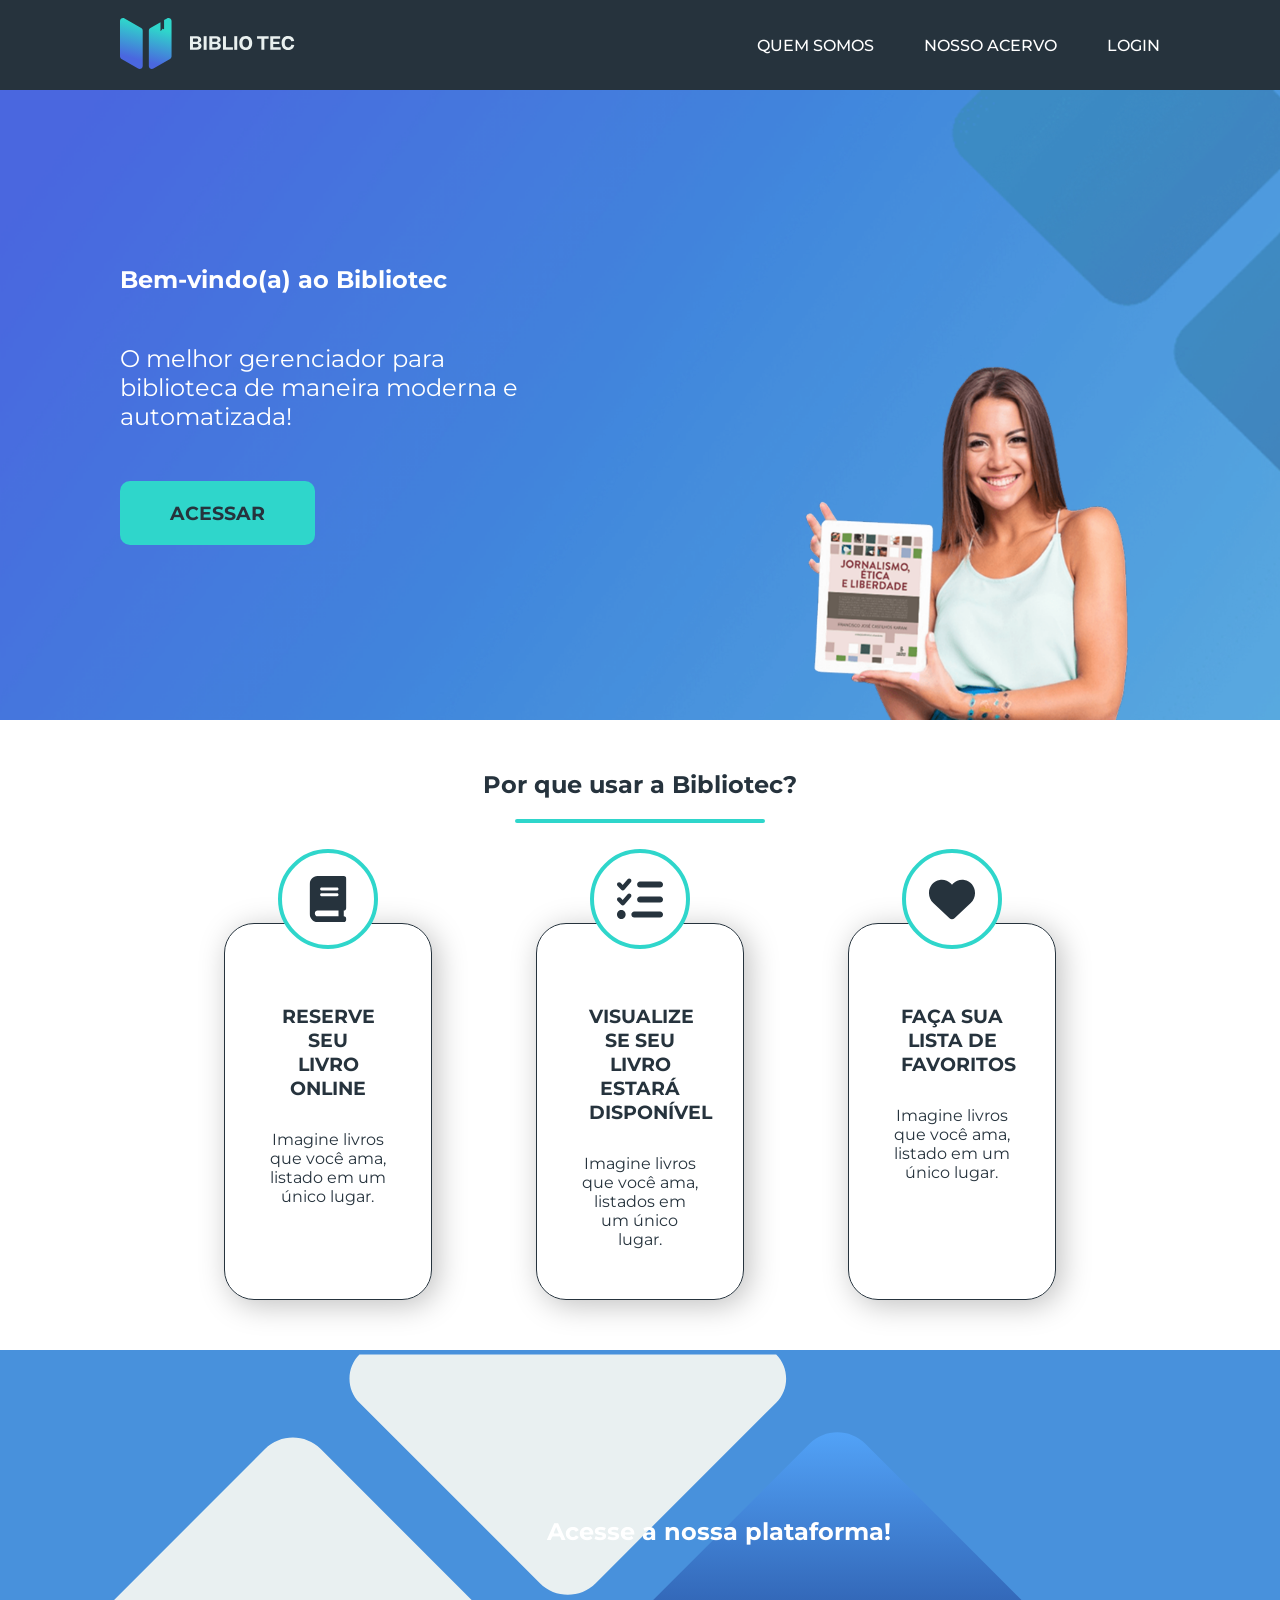
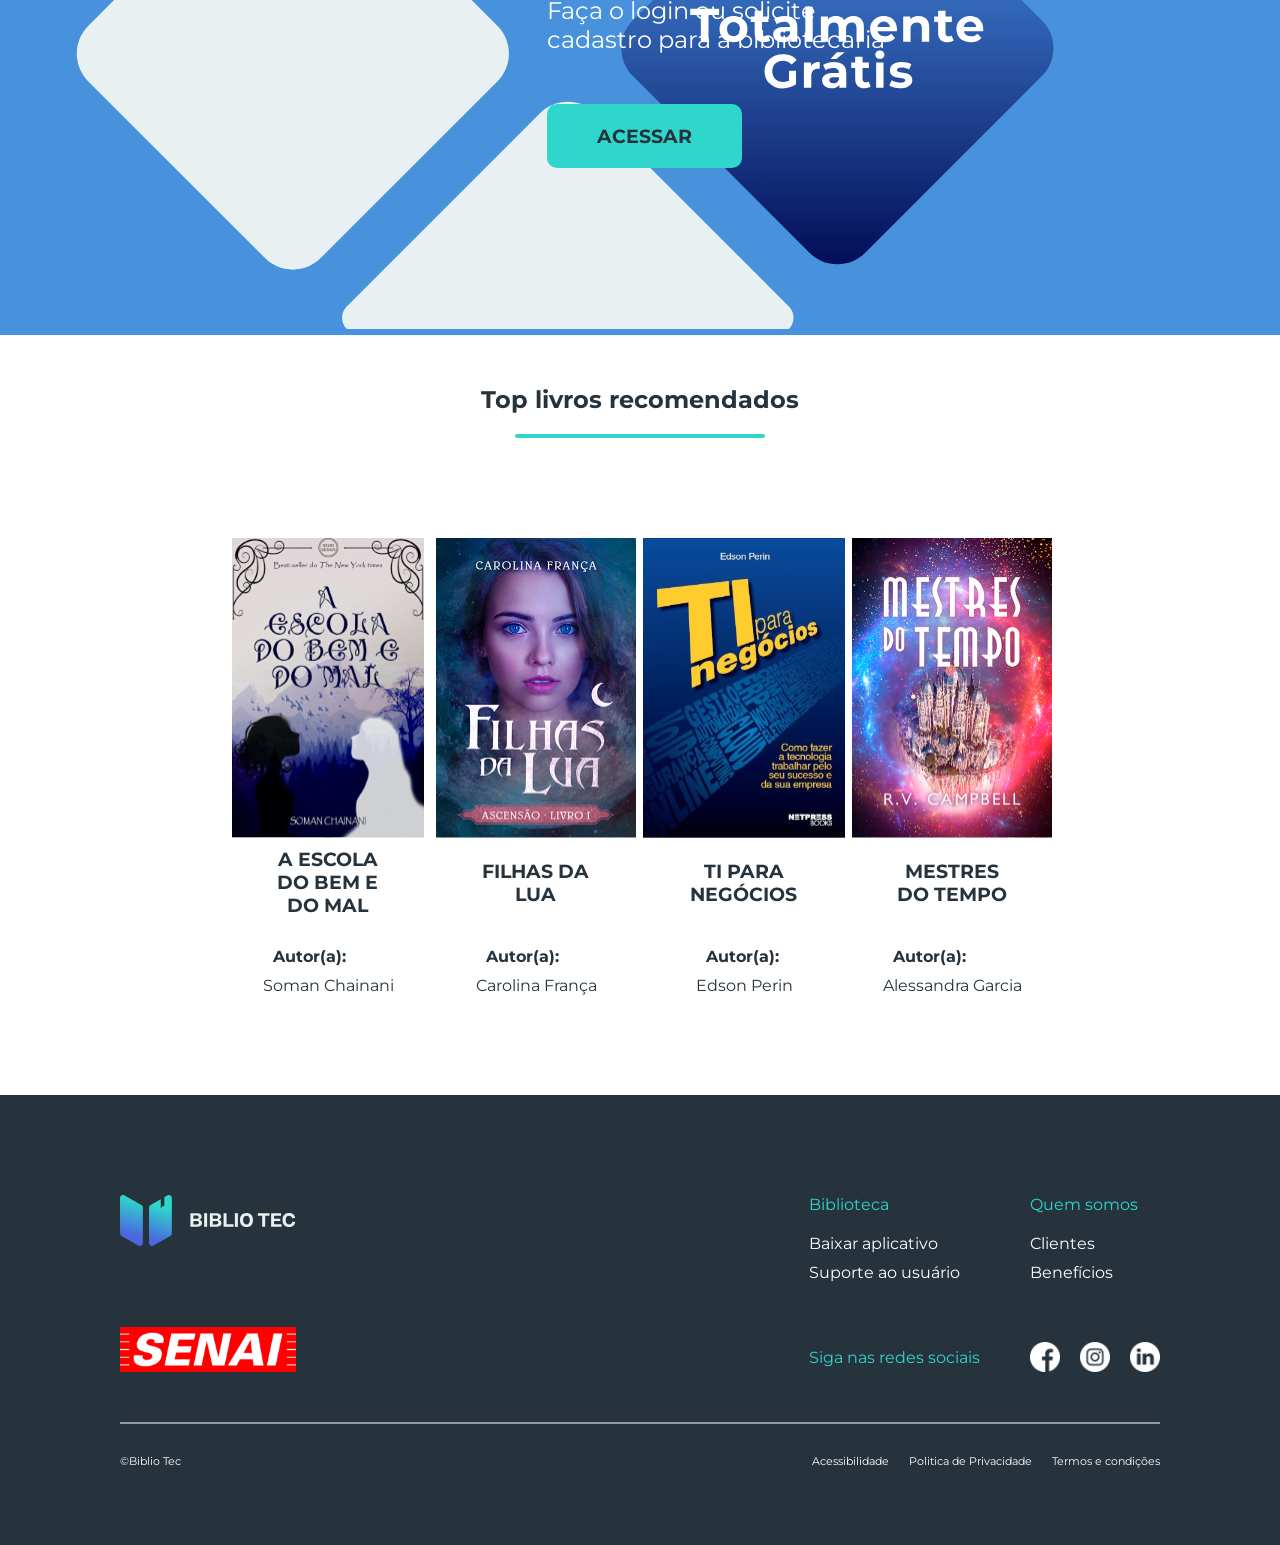
<file: Home/index.html>
<!DOCTYPE html>
<html lang="pt-br">

<head>
    <meta charset="UTF-8">
    <meta name="viewport" content="width=device-width, initial-scale=1.0">
    <title>Bibliotec - Gestão de Bibliotecas</title>
    <link rel="stylesheet" href="../styles/global.css">
    <link rel="stylesheet" href="home.css">
    <link rel="shortcut icon" href="../imgs/Icone - Bibliotec.png" type="image/x-icon">
    <link rel="stylesheet" href="https://cdnjs.cloudflare.com/ajax/libs/font-awesome/6.5.1/css/all.min.css" />
</head>

<body>


    <header class="cabecalho">
        <a href="#">
            <img src="../imgs/Logo Horizontal - branca.svg" alt="Logo do sistema Bibliotec">
        </a>

        <nav class="navegacao">
            <a href="#quem-somos" class="effect-underline">Quem somos</a>
            <a href="#acervo" class="effect-underline">Nosso acervo</a>
            <a href="../login/login.html" class="effect-underline">Login</a>
        </nav>

        
        <!-- Resp -->
        <button type="button" class="botao-menu" id="menu">
            <i class="fa-solid fa-bars"></i>
        </button>
    </header>


    <main>
        <section class="banner-principal">

            <div class="texto-banner">
                <h1>Bem-vindo(a) ao Bibliotec</h1>
                <p>O melhor gerenciador para biblioteca de maneira moderna e automatizada!</p>
                <a href="../login/login.html" class="botao">Acessar</a>
            </div>

            <img src="../imgs/img-mulher.png" alt="Bandeira" class="flag">
        </section>

        <section class="beneficios" id="quem-somos">
            <div class="titulo-secao">
                <h2>Por que usar a Bibliotec?</h2>
                <span></span>
            </div>

            <div class="beneficios-lista">
                <article class="beneficio">
                    <div class="beneficio-icone">
                        <img src="../imgs/icone-livro-home.svg" alt="icone-livro-home">
                    </div>
                    <h3>Reserve seu livro online</h3>
                    <p>Imagine livros que você ama, listado em um único lugar.</p>
                </article>

                <article class="beneficio">
                    <div class="beneficio-icone">
                        <img src="../imgs/icone-lista-home.svg" alt="icone-lista-home">
                    </div>
                    <h3>Visualize se seu livro estará disponível</h3>
                    <p>Imagine livros que você ama, listados em um único lugar.</p>
                </article>

                <article class="beneficio">
                    <div class="beneficio-icone">
                        <img src="../imgs/icone-coracao-home.svg" alt="icone-coracao-home">
                    </div>
                    <h3>Faça sua lista de favoritos</h3>
                    <p>Imagine livros que você ama, listado em um único lugar.</p>
                </article>
            </div>
        </section>

        <section class="banner-meio" id="acesso">
            <div class="texto-banner">
                <h2>Acesse a nossa plataforma!</h2>
                <p>Faça o login ou solicite cadastro para a bibliotecaria</p>
                <a href="../login/login.html" class="botao">Acessar</a>
            </div>
        </section>

        <section class="top-livros" id="acervo">
            <div class="titulo-secao">
                <h2>Top livros recomendados</h2>
                <span></span>
            </div>

            <div class="cards-livros">

                <article class="card-livro">
                    <img src="../imgs/livro-aescoladobememal.svg" alt="livro-aescoladobememal">
                    <h3>A escola do bem e do mal</h3>
                    <div>
                        <h4>Autor(a):</h4>
                        <p>Soman Chainani</p>
                    </div>
                </article>

                <article class="card-livro">
                    <img src="../imgs/livro-filhasdalua.svg" alt="livro-filhasdalua">
                    <h3>Filhas da lua</h3>
                    <div>
                        <h4>Autor(a):</h4>
                        <p>Carolina França</p>
                    </div>
                </article>

                <article class="card-livro">
                    <img src="../imgs/livro-ti.svg" alt="livro-ti">
                    <h3>ti para negócios</h3>
                    <div>
                        <h4>Autor(a):</h4>
                        <p>Edson Perin</p>
                    </div>
                </article>

                <article class="card-livro">
                    <img src="../imgs/livro-mestredotempo.svg" alt="livro-mestredotempo">
                    <h3>Mestres do tempo</h3>
                    <div>
                        <h4>Autor(a):</h4>
                        <p>Alessandra Garcia</p>
                    </div>
                </article>
            </div>
        </section>

    </main>
    <footer>

        <section class="main">
            <div class="logos-footer">
                <img src="../imgs/Logo Horizontal - branca.svg" alt="logo Horizontal">
                <img src="../imgs/SENAI_São_Paulo_logo 1.svg" alt="SENAI_São_Paulo_logo">
            </div>
            <div class="grid-footer">
                <nav class="nav-footer">
                    <p>Biblioteca</p>
                    <a href="#">Baixar aplicativo</a>
                    <a href="#">Suporte ao usuário</a>
                </nav>
                <nav class="nav-footer right">
                    <p>Quem somos</p>
                    <a href="#">Clientes</a>
                    <a href="#">Benefícios</a>
                </nav>
                <p>Siga nas redes sociais</p>
                <nav class="redes-logos">
                    <img src="../imgs/icone-facebook.svg" alt="icone-facebook">
                    <img src="../imgs/icone-instagram.svg" alt="icone-instagram">
                    <img src="../imgs/icone-linkedin.svg" alt="icone-linkedin">
                </nav>
            </div>
        </section>

        <span class="linha"></span>

        <div class="ultimo">
            <p>©Biblio Tec</p>
            <nav class="ultimos">
                <a href="#">Acessibilidade</a>
                <a href="#">Politica de Privacidade</a>
                <a href="#">Termos e condições</a>
            </nav>
        </div>
    </footer>
    <script src="home.js"></script>
</body>

</html>
</file>
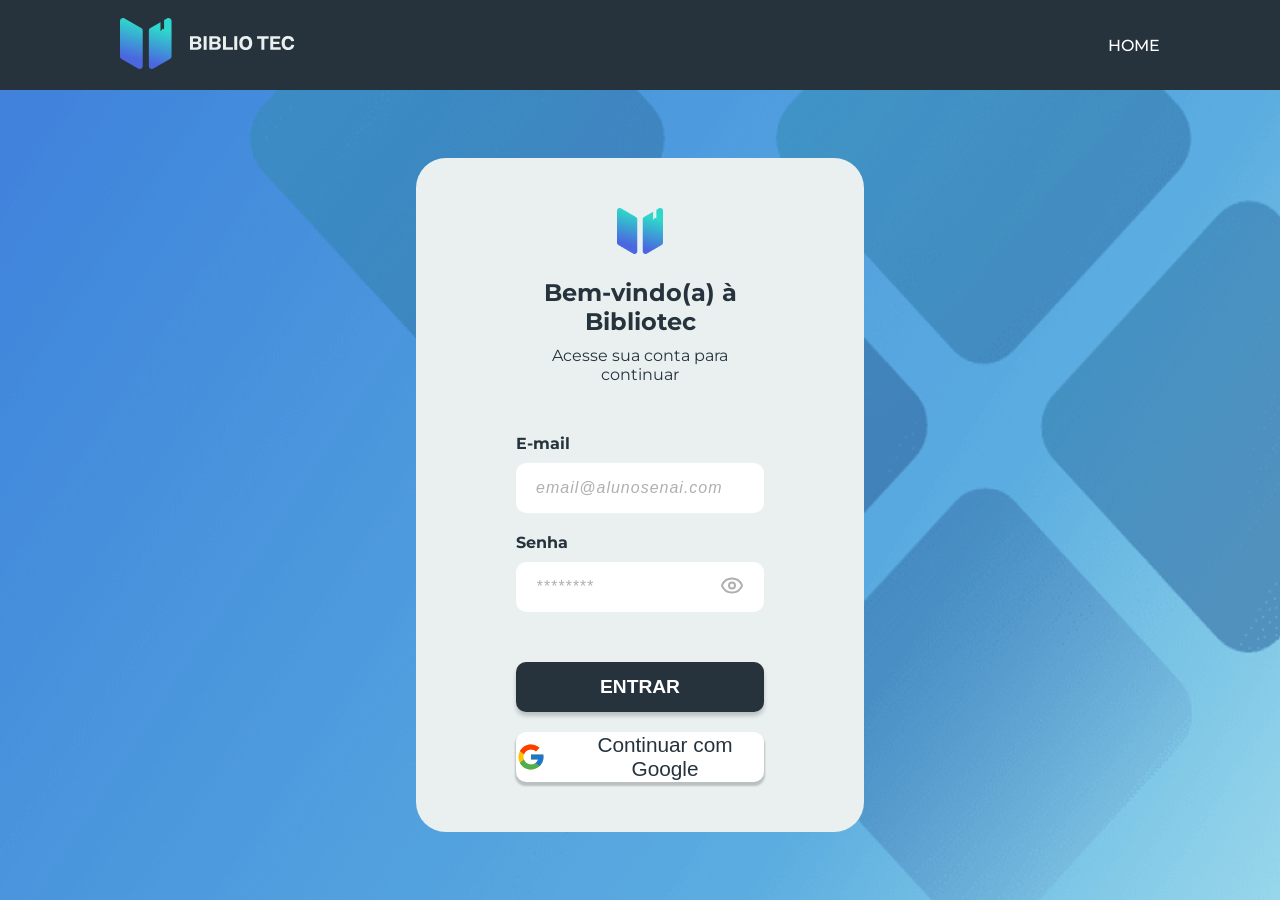
<file: login/login.html>
<!DOCTYPE html>
<html lang="pt-BR">
<head>
    <meta charset="UTF-8">
    <meta name="viewport" content="width=device-width, initial-scale=1.0">
    <title>BiblioTec Login</title>
    <link rel="shortcut icon" href="../imgs/Icone - Bibliotec.png" type="image/x-icon">
    <link rel="stylesheet" href="login.css">
    <link rel="stylesheet" href="../styles/global.css">
</head>
<body>
    
    <header class="cabecalho">
        <a href="../Home/index.html">
            <img src="../imgs/Logo Horizontal - branca.svg" alt="Logo do sistema Bibliotec">
        </a>

        <nav class="navegacao">
            <a href="../Home/index.html" class="effect-underline">home</a>
        </nav>
    </header>

    <main class="conteudo">
        <section class="login">
            <div class="login-header">
                <img src="../imgs/Icone - Bibliotec.png" alt="logo-bibliotec">
                <h1>Bem-vindo(a) à Bibliotec</h1>
                <p>Acesse sua conta para continuar</p>
            </div>
            <form>
                <div class="campo">
                    <label for="email">E-mail</label>
                    <input type="email" id="email" placeholder="email@alunosenai.com" required>
                </div>
                <div class="campo">
                    <label for="password">Senha</label>
                    <div class="campo-senha">
                        <input type="password" id="password" placeholder="********" required>
                        <button id="mostrar-senha" class="botao-olho" type="button">
                            <svg xmlns="http://www.w3.org/2000/svg" width="24" height="24" viewBox="0 0 24 24" fill="none" stroke="currentColor" stroke-width="2" stroke-linecap="round" stroke-linejoin="round" class="lucide lucide-eye"><path d="M2.062 12.348a1 1 0 0 1 0-.696 10.75 10.75 0 0 1 19.876 0 1 1 0 0 1 0 .696 10.75 10.75 0 0 1-19.876 0"/><circle cx="12" cy="12" r="3"/></svg>
                        </button>
                    </div>
                </div>
                <button class="botao-entrar" type="submit">ENTRAR</button>
                <button class="botao-google">
                    <img src="../imgs/flat-color-icons_google.svg" alt="Logo-google">
                    <span>Continuar com Google</span>
                </button>
            </form>
        </section>
    </main>
    <script src="login.js"></script>
</body>
</html>
</file>
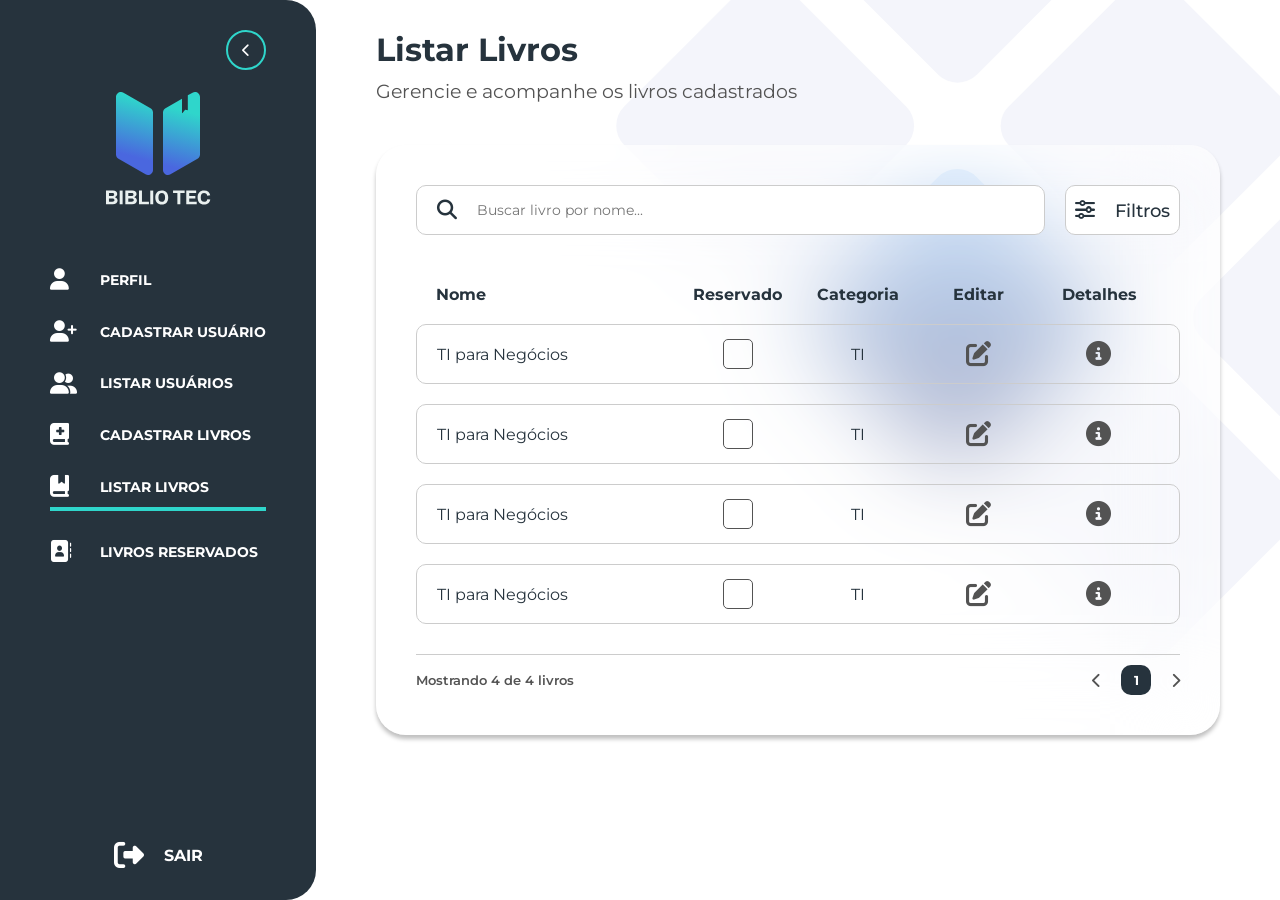
<file: VisaoADM/ListagemLivros/listagemLivros.html>
<!DOCTYPE html>
<html lang="pt-BR">

<head>
    <meta charset="UTF-8">
    <meta name="viewport" content="width=1440px, initial-scale=1.0">
    <title>BiblioTec Listagem Livros ADM</title>
    <link rel="shortcut icon" href="../../imgs/Icone - Bibliotec.png" type="image/x-icon">
    <link rel="stylesheet" href="listagemLivros.css">
    <link rel="stylesheet" href="../../styles/global.css">
    <link rel="stylesheet" href="https://cdnjs.cloudflare.com/ajax/libs/font-awesome/6.5.1/css/all.min.css" />
</head>

<body class="pagina-listagem">

    <aside class="menu-lateral">
        <div class="topo-menu">
            <button type="button" class="botao-voltar">
                <i class="fa-solid fa-chevron-left"></i>
            </button>
            <img src="../../imgs/Logo Vertical - clara.svg" alt="Logo-Vertical" class="logo">

            <nav class="menu-navegacao">
                <a href="#" class="item-menu">
                    <i class="fa-solid fa-user"></i>
                    <span>Perfil</span>
                </a>

                <a href="#" class="item-menu">
                    <i class="fa-solid fa-user-plus"></i>
                    <span>Cadastrar Usuário</span>
                </a>

                <a href="#" class="item-menu">
                    <i class="fa-solid fa-user-group"></i>
                    <span>Listar Usuários</span>
                </a>

                <a href="#" class="item-menu">
                    <i class="fa-solid fa-book-medical"></i>
                    <span>Cadastrar Livros</span>
                </a>

                <a href="#" class="item-menu ativo">
                    <i class="fa-solid fa-book-bookmark"></i>
                    <span>Listar Livros</span>
                </a>

                <a href="#" class="item-menu">
                    <i class="fa-solid fa-address-book"></i>
                    <span>Livros Reservados</span>
                </a>
            </nav>
        </div>

        <!-- Sair -->

        <a href="#" class="botao-sair">
            <i class="fa-solid fa-right-from-bracket"></i>
            <span>Sair</span>
        </a>
    </aside>

    <main class="conteudo-listagem">
        <section class="cabecalho-pagina">
            <h1>Listar Livros</h1>
            <p>Gerencie e acompanhe os livros cadastrados</p>
        </section>

        <section class="card-listagem">
            <div class="area-busca">
                <div class="campo-busca">
                    <i class="fa-solid fa-magnifying-glass"></i>
                    <input type="text" id="" placeholder="Buscar livro por nome...">
                </div>
                <button class="botao-filtro">
                    <i class="fa-solid fa-sliders"></i>
                    <span>Filtros</span>
                </button>
            </div>

            <div class="cabecalho-lista">
                <h2>Nome</h2>
                <h2>Reservado</h2>
                <h2>Categoria</h2>
                <h2>Editar</h2>
                <h2>Detalhes</h2>
            </div>
            <section class="lista-livros">
                <article class="livro">
                    <p class="nome-livro">TI para Negócios</p>
                    <input type="checkbox">
                    <p class="categoria-livro">TI</p>
                    <button type="button" class="botao-acao">
                        <i class="fa-solid fa-pen-to-square"></i>
                    </button>

                    <button type="button" class="botao-acao">
                        <i class="fa-solid fa-circle-info"></i>
                    </button>
                </article>

                <article class="livro">
                    <p class="nome-livro">TI para Negócios</p>
                    <input type="checkbox">
                    <p class="categoria-livro">TI</p>
                    <button type="button" class="botao-acao">
                        <i class="fa-solid fa-pen-to-square"></i>
                    </button>

                    <button type="button" class="botao-acao">
                        <i class="fa-solid fa-circle-info"></i>
                    </button>
                </article>

                <article class="livro">
                    <p class="nome-livro">TI para Negócios</p>
                    <input type="checkbox">
                    <p class="categoria-livro">TI</p>
                    <button type="button" class="botao-acao">
                        <i class="fa-solid fa-pen-to-square"></i>
                    </button>

                    <button type="button" class="botao-acao">
                        <i class="fa-solid fa-circle-info"></i>
                    </button>
                </article>

                <article class="livro">
                    <p class="nome-livro">TI para Negócios</p>
                    <input type="checkbox">
                    <p class="categoria-livro">TI</p>
                    <button type="button" class="botao-acao">
                        <i class="fa-solid fa-pen-to-square"></i>
                    </button>

                    <button type="button" class="botao-acao">
                        <i class="fa-solid fa-circle-info"></i>
                    </button>
                </article>
            </section>

            <div class="rodape-listagem">
                <p class="quantidade-livros">Mostrando 4 de 4 livros</p>

                <div class="paginacao">
                    <button type="button" class="botao-pagina">
                        <i class="fa-solid fa-chevron-left"></i>
                    </button>
                    <span class="pagina-atual">1</span>
                    <button type="button" class="botao-pagina">
                        <i class="fa-solid fa-chevron-right"></i>
                    </button>
                </div>
            </div>

        </section>
    </main>

</body>
</file>
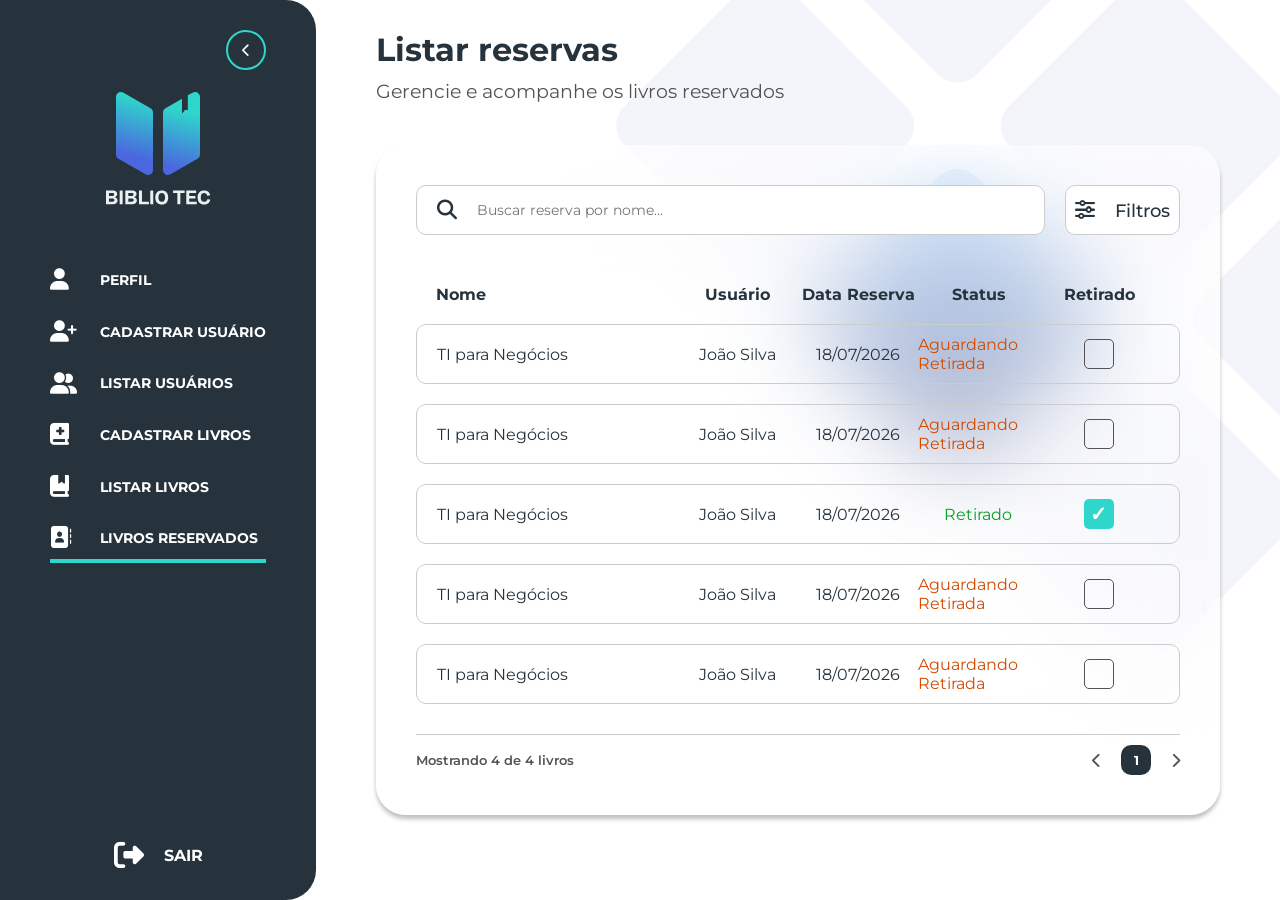
<file: VisaoADM/ListagemReservas/listagemReservas.html>
<!DOCTYPE html>
<html lang="pt-BR">

<head>
    <meta charset="UTF-8">
    <meta name="viewport" content="width=1440px, initial-scale=1.0">
    <title>BiblioTec Listagem Reservas ADM</title>
    <link rel="shortcut icon" href="../../imgs/Icone - Bibliotec.png" type="image/x-icon">
    <link rel="stylesheet" href="listagemReservas.css">
    <link rel="stylesheet" href="../../styles/global.css">
    <link rel="stylesheet" href="https://cdnjs.cloudflare.com/ajax/libs/font-awesome/6.5.1/css/all.min.css" />
</head>

<body class="pagina-listagem">

    <aside class="menu-lateral">
        <div class="topo-menu">
            <button type="button" class="botao-voltar">
                <i class="fa-solid fa-chevron-left"></i>
            </button>
            <img src="../../imgs/Logo Vertical - clara.svg" alt="Logo-Vertical" class="logo">

            <nav class="menu-navegacao">
                <a href="#" class="item-menu">
                    <i class="fa-solid fa-user"></i>
                    <span>Perfil</span>
                </a>

                <a href="#" class="item-menu">
                    <i class="fa-solid fa-user-plus"></i>
                    <span>Cadastrar Usuário</span>
                </a>

                <a href="#" class="item-menu">
                    <i class="fa-solid fa-user-group"></i>
                    <span>Listar Usuários</span>
                </a>

                <a href="#" class="item-menu">
                    <i class="fa-solid fa-book-medical"></i>
                    <span>Cadastrar Livros</span>
                </a>

                <a href="#" class="item-menu">
                    <i class="fa-solid fa-book-bookmark"></i>
                    <span>Listar Livros</span>
                </a>

                <a href="#" class="item-menu ativo">
                    <i class="fa-solid fa-address-book"></i>
                    <span>Livros Reservados</span>
                </a>
            </nav>
        </div>

        <!-- Sair -->

        <a href="#" class="botao-sair">
            <i class="fa-solid fa-right-from-bracket"></i>
            <span>Sair</span>
        </a>
    </aside>

    <main class="conteudo-listagem">
        <section class="cabecalho-pagina">
            <h1>Listar reservas</h1>
            <p>Gerencie e acompanhe os livros reservados</p>
        </section>

        <section class="card-listagem">
            <div class="area-busca">
                <div class="campo-busca">
                    <i class="fa-solid fa-magnifying-glass"></i>
                    <input type="text" id="" placeholder="Buscar reserva por nome...">
                </div>
                <button class="botao-filtro">
                    <i class="fa-solid fa-sliders"></i>
                    <span>Filtros</span>
                </button>
            </div>

            <div class="cabecalho-lista">
                <h2>Nome</h2>
                <h2>Usuário</h2>
                <h2>Data Reserva</h2>
                <h2>Status</h2>
                <h2>Retirado</h2>
            </div>
            <section class="lista-livros">
                <article class="livro">
                    <p class="nome-livro">TI para Negócios</p>
                    <p class="usuario-livro">João Silva</p>
                    <p class="data-livro">18/07/2026</p>
                    <p class="status-livro"></p>
                    <input type="checkbox" id="item">
                </article>

                <article class="livro">
                    <p class="nome-livro">TI para Negócios</p>
                    <p class="usuario-livro">João Silva</p>
                    <p class="data-livro">18/07/2026</p>
                    <p class="status-livro"></p>
                    <input type="checkbox" id="item">
                </article>

                <article class="livro">
                    <p class="nome-livro">TI para Negócios</p>
                    <p class="usuario-livro">João Silva</p>
                    <p class="data-livro">18/07/2026</p>
                    <p class="status-livro retirado"></p>
                    <input type="checkbox" id="item" checked class="checkbox-livro">
                </article>

                <article class="livro">
                    <p class="nome-livro">TI para Negócios</p>
                    <p class="usuario-livro">João Silva</p>
                    <p class="data-livro">18/07/2026</p>
                    <p class="status-livro"></p>
                    <input type="checkbox" id="item">
                </article>

                <article class="livro">
                    <p class="nome-livro">TI para Negócios</p>
                    <p class="usuario-livro">João Silva</p>
                    <p class="data-livro">18/07/2026</p>
                    <p class="status-livro"></p>
                    <input type="checkbox" id="item">
                </article>

                
            </section>

            <div class="rodape-listagem">
                <p class="quantidade-livros">Mostrando 4 de 4 livros</p>

                <div class="paginacao">
                    <button type="button" class="botao-pagina">
                        <i class="fa-solid fa-chevron-left"></i>
                    </button>
                    <span class="pagina-atual">1</span>
                    <button type="button" class="botao-pagina">
                        <i class="fa-solid fa-chevron-right"></i>
                    </button>
                </div>
            </div>

        </section>
        <script src="script.js" defer></script>
    </main>

</body>
</file>
<file: styles/global.css>
@import url('https://fonts.googleapis.com/css2?family=Montserrat:ital,wght@0,100..900;1,100..900&display=swap');

* {
    box-sizing: border-box;
    margin: 0;
    padding: 0;
}

:root {
    --azul-escuro: #26333D;
    --texto: #26333D;
    --branco: #FFFFFF;
    --cor-destaque: #2FD6CB;
    --fundos : #E9F0EF;
    --textos-paginas : #535353;
    --cor-bordas : #ccc;
}

body {
    font-family: "Montserrat", sans-serif;
    background-color: var(--branco);
    color: var(--texto);
}

html {
    scroll-behavior: smooth;
}

/* CABEÇALHO */

a {
    color: var(--branco);
    text-decoration: none; /* tira o sublinhado do link */
}

.cabecalho {
    background-color: var(--azul-escuro);

    display: flex;
    /* flex-direction: row; */

    /* alinha no sentido do flex */
    justify-content: space-between;

    /* alinha no sentido contrário do flex */
    align-items: center;

    padding: 0 120px;

    height: 10vh; /* 10% da visualização vertical do dispositivo */
}

.navegacao {
    display: flex;
    align-items: center;

    gap: 50px;
}

.navegacao a {
    text-transform: uppercase;
    font-size: 1em; /* equivale a 16px */  
    font-weight: 500;
    transition: 200ms;
}

.navegacao a:hover {
    transition: 200ms;
    scale: 1.05;
}

/*effect-underline*/
a.effect-underline:after {
  content: '';
  position: absolute;
  left: 0;
  display: inline-block;
  height: 1em;
  width: 100%;
  border-bottom: 1px solid;
  margin-top: 10px;
  opacity: 0;
  -webkit-transition: opacity 0.35s, -webkit-transform 0.35s;
  transition: opacity 0.35s, transform 0.35s;
  -webkit-transform: scale(0,1);
  transform: scale(0,1);
}

a.effect-underline:hover:after {
  opacity: 1;
  -webkit-transform: scale(1);
  transform: scale(1);
}


                 /* ADM */


.pagina-listagem {
    display: grid;
    grid-template-columns: auto 1fr;
}


/*  Menu Lateral  */

.menu-lateral {
    background-color: var(--azul-escuro);
    height: 100vh;
    border-radius: 0 30px 30px 0;
    padding: 30px 50px;
    display: flex;
    flex-direction: column;
    justify-content: space-between;
}

.topo-menu img {
    margin: 10% 40% 30%;
}

.topo-menu {
    display: flex;
    flex-direction: column;
    align-items: center;
}

.botao-voltar {
    width: 40px;
    height: 40px;
    background: transparent;
    border-radius: 50%;
    border: 2px solid var(--cor-destaque);
    color: white;
    align-self: flex-end;
    cursor: pointer;
}

.item-menu {
    display: flex;
    align-items: center;

    gap: 20px;

    font-size: 0.9em;
    font-weight: 700;
    text-transform: uppercase;
    transition: 100ms;
}

.item-menu i {
    width: 30px;
    font-size: 1.5em;
}

.item-menu:hover {
    scale: 1.05;
    transition: 100ms;
    color: var(--cor-destaque);
    padding-bottom: 5px;
    border-bottom: 4px solid var(--cor-destaque);
}

.menu-navegacao {
    display: flex;
    flex-direction: column;
    gap: 30px;
}

.ativo {
    padding-bottom: 10px;
    border-bottom: 4px solid var(--cor-destaque);
}

.botao-sair {
    display: flex;
    justify-content: center;
    align-items: center;
    margin-top: auto;
    gap: 20px;
    font-weight: 700;
    transition: 100ms;
    text-transform: uppercase;
}

.botao-sair i {
    font-size: 30px;
}

.botao-sair:hover {
    color: var(--cor-destaque);
    transition: 100ms;
}

/* CONTEUDO */

.conteudo-listagem {
    display: flex;
    flex-direction: column;
    gap: 5%;

    padding: 30px 60px;
    background-color: white;
    background-image: url(/imgs/background-listar.svg);
    height: 100vh;
    background-repeat: no-repeat;
    background-position: right top;
    background-size: 70%;
}

/* Cabecalho Main */

.cabecalho-pagina h1 {
    font-size: 2em;
    font-weight: 700;

    margin-bottom: 10px;
}

.cabecalho-pagina p {
    font-size: 1.2em;
    color: var(--textos-paginas);
}

/* Card Principal */

.card-listagem {
    backdrop-filter: blur(50px);
    background-color: rgba(255, 255, 255, 0.3);

    border-radius: 30px;

    padding: 40px;
    height: auto;
    box-shadow: inset 0 20px 50px rgba(255, 255, 255, 0.5),
    0 4px 4px rgba(0, 0, 0, 0.25);
}
</file>
<file: Home/home.css>
/* CABEÇALHO */

a {
    color: var(--branco);
    text-decoration: none; /* tira o sublinhado do link */
}

.cabecalho {
    background-color: var(--azul-escuro);

    display: flex;
    /* flex-direction: row; */

    /* alinha no sentido do flex */
    justify-content: space-between;

    /* alinha no sentido contrário do flex */
    align-items: center;

    padding: 0 120px;

    height: 10vh; /* 10% da visualização vertical do dispositivo */
}

.navegacao {
    display: flex;
    align-items: center;

    gap: 50px;
}

.navegacao a {
    text-transform: uppercase;
    font-size: 1em; /* equivale a 16px */  
    font-weight: 500;
    transition: 200ms;
}

.navegacao a:hover {
    transition: 200ms;
    scale: 1.05;
}



/*effect-underline*/
a.effect-underline:after {
  content: '';
  position: absolute;
  left: 0;
  display: inline-block;
  height: 1em;
  width: 100%;
  border-bottom: 1px solid;
  margin-top: 10px;
  opacity: 0;
  -webkit-transition: opacity 0.35s, -webkit-transform 0.35s;
  transition: opacity 0.35s, transform 0.35s;
  -webkit-transform: scale(0,1);
  transform: scale(0,1);
}

a.effect-underline:hover:after {
  opacity: 1;
  -webkit-transform: scale(1);
  transform: scale(1);
}

/* Conteúdo principal */

/* Primeiro banner */
.banner-principal {
    color: var(--branco);

    height: 70vh;

    background-image: url(../imgs/banner-principal-home.png);
    background-size: cover;

    /* overflow: hidden;  evita que os elementos transbordem */

    display: flex;
    align-items: center;
    justify-content: space-between;

    padding: 0 120px;
}

.texto-banner {
    height: 100%;

    display: flex;
    flex-direction: column;

    align-items: flex-start;
    justify-content: center;

    gap: 50px;
}

.texto-banner p {
    font-size: 1.5em;
    width: 60%;
}

.botao {
    padding: 20px 50px;

    border-radius: 10px;

    background-color: var(--cor-destaque);
    color: var(--azul-escuro);

    font-size: 1.2em;
    font-weight: 700;

    transition: 500ms;

    text-transform: uppercase;
}

.banner-principal img {
    align-self: flex-end;
    width: 35%;
}

.botao:hover {
    transition: 500ms;
    background-color: var(--azul-escuro);
    color: var(--cor-destaque);
    cursor: pointer;
    scale: 1.05;
}

.botao:active {
    transition: 100ms;
    scale: 0.95;
}

/* Titulo das secoes */

.titulo-secao {
    display: flex;
    flex-direction: column;
    align-items: center;
}

.titulo-secao h2 {
    font-size: 1.5em;
    margin-bottom: 20px;
}

.titulo-secao span {
    border: 2px solid var(--cor-destaque);
    width: 250px;
    border-radius: 100px;
    margin-bottom: 100px;
}

/* Secao beneficios */

.beneficios {
    padding: 50px 120px;

}

.beneficios-lista {
    display: grid;
    grid-template-columns: repeat(3, 20%);
    gap: 10%;
    justify-content: center;
}

.beneficio {
    display: flex;
    flex-direction: column;

    border: 1px solid var(--azul-escuro);
    border-radius: 30px;
    padding: 80px 30px 50px;
    text-align: center;
    box-shadow: 5px 5px 30px rgba(0, 0, 0, 0.25);
    position: relative;
}

.beneficio h3 {
    font-size: 1.2em;
    text-transform: uppercase;
    margin-bottom: 30px;
    width: 70%;
    align-self: center;
}

.beneficio p {
    font-size: 1em;
    width: 80%;
    align-self: center;
}

.beneficio-icone img {
    width: 50%;
    aspect-ratio: 1;
}

.beneficio-icone {
    border: 4px solid var(--cor-destaque);
    background-color: white;
    border-radius: 50%;
    width: 100px;
    aspect-ratio: 1;

    position: absolute;
    top: -20%;
    left: 50%;
    transform: translateX(-50%);
    display: grid;
    place-items: center;
    
}

/* Banner meio */

.banner-meio {
    padding: 0 120px;
    background-image: url(../imgs/Banner\ centro.svg);
    display: flex;
    justify-content: flex-end;
    color: white;
    height: 65vh;
    background-repeat: no-repeat;
    background-size: cover;
}

/* Top livros */

.card-livro {
    display: flex;
    flex-direction: column;
    align-items: center;
    justify-content: space-between;
}

.card-livro h3 {
    text-transform: uppercase;
    width: 60%;
    text-align: center;
    margin: 10px 0 20px;
}

.card-livro h4 {
    margin: 10px;
}

.card-livro img {
    transition: 300ms;
    height: 300px;
}

.card-livro img:hover {
    scale: 1.05;
    transition: 300ms;
    transform: translateY(-10px);

}

.top-livros {
    padding: 50px 120px 100px;
}

.cards-livros {
    display: grid;
    grid-template-columns: repeat(4, 20%);
    grid-auto-columns: 20px;
    justify-content: center;
}

/* Footer */

footer {
    background-color: var(--azul-escuro);
    height: 50vh;
    padding: 50px 120px 20px;
}

.nav-footer {
    display: flex;
    flex-direction: column;
}

.nav-footer p {
    color: var(--cor-destaque);
    margin-bottom: 20px;
}

.nav-footer a {
    margin-bottom: 10px;
}

.main {
    display: flex;
    justify-content: space-between;
    padding: 50px 0;
}

.grid-footer {
    display: grid;
    gap: 50px;
}

.logos-footer {
    display: flex;
    flex-direction: column;
    justify-content: space-between;
}

.redes-logos {
    display: flex;
    justify-content: space-between;
    grid-area: logos;
    gap: 20px;
}


.redes p {
    color: var(--cor-destaque);
}

footer .linha {
    display: flex;
    border: 1px solid rgba(255, 255, 255, 0.5);
    width: 100%;
    margin-bottom: 30px;
    
}

.ultimo {
    display: flex;
    justify-content: space-between;
    color: white;
    font-size: 0.7em;
    font-weight: 400;
}

.ultimos {
    display: flex;
    justify-content: space-between;
    gap: 20px;
}

.main p {
    color: var(--cor-destaque);
    align-content: center;
}

/* Resp */

.botao-menu {
    background: transparent;
    border: none;
    cursor: pointer;
    display: none;
}

.botao-menu i {
    font-size: 2em;
    color: var(--branco);
}

/* Resp Tamanhos MEDIA QUERY */

@media (max-width: 1024px) {
    html {
        font-size: 12px;
    }

    .cabecalho img {
        width: 60%;
    }

    .texto-banner h1 {
        text-align: center;
    }

    /* beneficios */

    .beneficios {
        gap: 50px;

        padding: 30px 0;

        overflow: hidden;
    }

    .beneficios-lista {
        grid-template-columns: repeat(3, 30%);
        overflow-x: scroll;
        padding: 50px 20px;
        justify-content: flex-start;

    }

    .beneficios-lista::-webkit-scrollbar {
        display: none;
    }

    .beneficio {
        padding: 80px 10px 50px;
    }

    .beneficio h3 {
        margin-bottom: 25px;
        width: 60%;
    }

    .beneficio p {
        width: 60%;
    }

    /* Banner meio */

    .banner-meio {
        background-position: center;
        padding: 0 30px;
    }

    .banner-meio .texto-banner {
        align-items: flex-end;
    }

    .banner-meio .texto-banner p {
        text-align: right;
    }

    /* Acervo */

    .top-livros {
        padding: 70px 40px;
        gap: 50px;
    }

    .cards-livros {
        grid-template-columns: repeat(auto-fit, minmax(150px, 1fr));
        gap: 40px 20px;
    }

    .card-livro img {
        max-width: 100%;
        max-height: 100%;
    }
    
    .card-livro h3 {
        font-size: 1.2em;
    }

    .card-livro {
        text-align: center;
        align-items: center;

    }

    .card-livro h4 {
        font-size: 1em;
    }



}

@media (max-width: 768px) {
    .cabecalho {
        padding: 0 40px;

        position: relative;
    }

    .botao-menu {
        display: flex;
    }

    .navegacao {
        left: 0;
        background-color: var(--azul-escuro);
        position: absolute;

        top: 10vh;

        width: 100%;
        height: auto;
        padding: 40px;
        border-radius: 0 0 0 30px;
        flex-direction: column;
        align-items: flex-end;

        gap: 20px;
        z-index: 100;
        display: none;
    }

    .navegacao.ativo {
        display: flex;
    }

    .banner-principal {
        height: 50vh;
        padding: 30px 0 10px 0;
        position: relative;
        background-position: right;
    }

    .banner-principal .texto-banner {
        height: 100%;
        width: 100%;
        align-items: center;
        justify-content: space-between;

    }

    .banner-principal .texto-banner h1 {
        font-size: 2em;
    }

    .banner-principal .texto-banner p {
        display: none;
    }

    .banner-principal img {
        width: 50%;
        position: absolute;
        bottom: 0;    
        left: 50%;
        transform: translateX(-50%);
        z-index: 1;
    }

    .banner-principal .botao {
        padding: 20px 40px;
        font-size: 1.2em;
        z-index: 2;
    }

    .beneficios-lista {
        grid-template-columns: repeat(3, 45%);
    }

    .beneficio-icone img {
        width: 40%;
    }

    .banner-meio .texto-banner {
        display: none;
    }

    /* Footer */


    footer {
        padding: 10% 10%;
    }

    .main {
        flex-direction: column;
        gap: 50px;
    }
    

    .logos-footer {
        flex-direction: row;
        
    }

    .logos-footer img{
        width: 40%;
    }

    .nav-footer p, .main p {
        font-size: 1.4em;
        font-weight: 500;
    }

    .nav-footer a {
        font-size: 1.4em;
    }

    footer {
        height: auto;
    }

    .grid-footer {
        margin-bottom: 50px;
    }

    .ultimo {
        font-size: 1.2em;
    }

    .ultimos {
        flex-direction: column;
        text-align: right;
    }

    .nav-footer.right {
        margin-left: auto;
    }

    

}

@media (max-width: 500px) {

    .banner-principal img {
        width: 70%;
    }

    .beneficios-lista {
        grid-template-columns: repeat(3, 65%);
    }

    .beneficio-icone {
        width: 35%;
    }

    .banner-meio {
        background-position: 40%;
    }

    footer {
        width: 100%;
    }

    .main {
        gap: 50px;
    }

    .logos-footer {
        flex-direction: column;
        display: flex;
        gap: 20px;
    }

    .logos-footer img {
        width: 100%;
    }

    .redes-logos img {
        width: 25px;
    }

    .grid-footer {
        display: flex;
        flex-direction: column;
        align-items: flex-start;
        justify-content: flex-start;
    }

    .nav-footer.right {
        margin-left: 0;
        margin-right: auto;
    }
    
}
</file>
<file: login/login.css>
/* MAIN CONTENT */

.conteudo {
    background-image: url(../imgs/banner-login.png);
    background-size: cover;
    height: 90vh;
    background-position: right;

    display: flex;
    justify-content: center;
    align-items: center;
}

.login {
    background-color: var(--fundos);
    border-radius: 30px;
    gap: 50px;
    padding: 50px 100px;
    width: 35%;

    display: flex;
    flex-direction: column;
    
}

.login-header {
    font-size: 1em;
    text-align: center;
}

.login-header h1 {
    font-size: 1.5em;
    margin: 20px 0 10px;
}


form {
    display: flex;
    flex-direction: column;
    gap: 20px;
    
}

.campo {
    display: flex;
    flex-direction: column;
    gap: 10px;
}

input, .botao-entrar, .botao-google {
    width: 100%;
    height: 50px;
    border-radius: 10px;
    border: none;
    outline: none;
}

.campo label {
    color: var(--azul-escuro);
    font-weight: 700;
}

.campo input {
    padding: 20px;
    font-weight: 400;
    font-size: 1em;
}

.campo input::placeholder {
    letter-spacing: 1px;   
    font-style: italic;
    color: #00000050;
}

.campo-senha {
    position: relative;
}

.botao-olho {
    position: absolute;
    right: 20px;
    border: none;
    background: transparent;
    top: 50%;
    transform: translateY(-50%);
    cursor: pointer;
    color: #00000050;
}

.botao-google {
    display: flex;
    justify-content: center;
    align-items: center;
    gap: 20px;
    font-size: 1.3em;
    font-weight: 500;
    color: var(--azul-escuro);
    background-color: var(--branco);
    box-shadow: 0px 3px 2px 1px rgba(0, 0, 0, 0.2);
    transition: 300ms;
}

.botao-entrar {
    margin-top: 30px;
    background-color: var(--azul-escuro);
    text-transform: uppercase;
    color: var(--branco);
    font-weight: 600;
    font-size: 1.2em;
    box-shadow: 0px 4px 4px rgba(0, 0, 0, 0.2);
    transition: 300ms;
}

.botao-entrar:hover {
    cursor: pointer;
    background-color: #344957;
    transform: translateY(-3px);
    
}

.botao-google:hover {
    cursor: pointer;
    transform: translateY(-3px);
}

.botao-google img {
    width: 30px;
    height: 30px;
}
</file>
<file: VisaoADM/ListagemLivros/listagemLivros.css>
/* Busca */

.area-busca {
    display: flex;
    align-items: center;

    gap: 20px;
    margin-bottom: 30px;
}

.campo-busca {
    flex: 1;
    /* A propriedade flex: 1 no CSS faz com que um item flexível cresça e encolha para ocupar todo o espaço disponível no container */
    /* É um atalho rápido para três propriedades juntas: flex-grow: 1, flex-shrink: 1 e flex-basis: 0%.
    flex-grow: 1: Permite que o elemento cresça e ocupe o espaço vazio.
    flex-shrink: 1: Faz o item encolher se faltar espaço.
    flex-basis: 0: Zera o tamanho inicial para que o espaço seja dividido igualmente. */
    height: 50px;
    padding: 0 20px;
    border: 1px solid var(--cor-bordas);
    border-radius: 10px;
    background-color: white;
    display: flex;
    align-items: center;
    gap: 20px;
}

.campo-busca i {
    color: var(--azul-escuro);
    font-size: 20px;
}

.campo-busca input {
    flex: 1;
    border: none;
    outline: none;
    font-family: inherit;
    font-size: 0.9em;
    color: var(--textos-paginas);
    height: 100%;
}

.botao-filtro {
    height: 50px;
    width: 15%;
    padding: 0 20px;

    border: 1px solid var(--cor-bordas);
    border-radius: 10px;
    background-color: white;
    display: flex;
    align-items: center;
    justify-content: center;
    gap: 20px;
    font-family: inherit;
    font-size: 1.1em;
    color: var(--texto);
    font-weight: 500;
    cursor: pointer;
    transition: 100ms;
    
}

.botao-filtro i {
    font-size: 20px;
    color: var(--texto);
}

.botao-filtro:hover {
    transition: 100ms;
    scale: 1.05;
    box-shadow: 0 5px 12px rgba(0, 0, 0, 0.12);
}

/* Livros */

.cabecalho-lista {
    display: grid;
    grid-template-columns: 2fr repeat(4, 1fr);
    margin-top: 50px;
    padding: 0 20px 20px;
    font-weight: 700;
}

.cabecalho-lista h2:nth-child(1) {
    text-align: left;
}

.cabecalho-lista h2 {
    text-align: center;
    font-size: 1em;
}

.livro {
    display: grid;
    grid-template-columns: 2fr repeat(4, 1fr);
    justify-items: center;
    align-items: center;

    height: 60px;
    padding: 0 20px;

    border: 1px solid var(--cor-bordas);
    border-radius: 10px;

    font-size: 1em;
}

.nome-livro {
    justify-self: flex-start;
}

input[type="checkbox"] {
    height: 30px;
    width: 30px;
    cursor: pointer;
    border: 1px solid var(--textos-paginas);
    border-radius: 5px;
    appearance: none;
    transition: 100ms;
}

input[type="checkbox"]:checked {
    background-color: var(--cor-destaque);
    border: none;
    transition: 100ms;
}

input[type="checkbox"]:checked::after {
    content: "✓";
    color: var(--branco);

    display: flex;
    justify-content: center;
    align-items: center;

    height: 100%;
    width: 100%;
    font-size: 20px;
    font-weight: 800;
}

.botao-acao {
    font-size: 25px;
    background: transparent;
    border: none;
    color: var(--textos-paginas);
    cursor: pointer;
    transition: 100ms;
}

.botao-acao:hover {
    transition: 100ms;
    color: var(--cor-destaque);
    cursor: pointer;
    scale: 1.05;
}

.lista-livros {
    display: flex;
    flex-direction: column;
    gap: 20px;
}

.rodape-listagem {
    margin-top: 30px;
    padding-top: 10px;
    border-top: 1px solid var(--cor-bordas);
    
    display: grid;
    grid-template-columns: 1fr auto;
    align-items: center;
}

.quantidade-livros {
    font-size: 0.8em;
    color: var(--textos-paginas);
    font-weight: 600;
}

.paginacao {
    display: flex;
    align-items: center;
    gap: 20px;
}

.botao-pagina {
    background: transparent;
    border: none;
    color: var(--textos-paginas);
    font-size: 15px;
    cursor: pointer;
}

.pagina-atual {
    display: flex;
    align-items: center;
    justify-content: center;

    height: 30px;
    width: 30px;

    border-radius: 10px;

    background-color: var(--azul-escuro);
    color: var(--branco);
    font-size: 0.8em;
    font-weight: 700;
}
</file>
<file: VisaoADM/ListagemReservas/listagemReservas.css>
/* Busca */

.area-busca {
    display: flex;
    align-items: center;

    gap: 20px;
    margin-bottom: 30px;
}

.campo-busca {
    flex: 1;
    /* A propriedade flex: 1 no CSS faz com que um item flexível cresça e encolha para ocupar todo o espaço disponível no container */
    /* É um atalho rápido para três propriedades juntas: flex-grow: 1, flex-shrink: 1 e flex-basis: 0%.
    flex-grow: 1: Permite que o elemento cresça e ocupe o espaço vazio.
    flex-shrink: 1: Faz o item encolher se faltar espaço.
    flex-basis: 0: Zera o tamanho inicial para que o espaço seja dividido igualmente. */
    height: 50px;
    padding: 0 20px;
    border: 1px solid var(--cor-bordas);
    border-radius: 10px;
    background-color: white;
    display: flex;
    align-items: center;
    gap: 20px;
}

.campo-busca i {
    color: var(--azul-escuro);
    font-size: 20px;
}

.campo-busca input {
    flex: 1;
    border: none;
    outline: none;
    font-family: inherit;
    font-size: 0.9em;
    color: var(--textos-paginas);
    height: 100%;
}

.botao-filtro {
    height: 50px;
    width: 15%;
    padding: 0 20px;

    border: 1px solid var(--cor-bordas);
    border-radius: 10px;
    background-color: white;
    display: flex;
    align-items: center;
    justify-content: center;
    gap: 20px;
    font-family: inherit;
    font-size: 1.1em;
    color: var(--texto);
    font-weight: 500;
    cursor: pointer;
    transition: 100ms;
    
}

.botao-filtro i {
    font-size: 20px;
    color: var(--texto);
}

.botao-filtro:hover {
    transition: 100ms;
    scale: 1.05;
    box-shadow: 0 5px 12px rgba(0, 0, 0, 0.12);
}

/* Livros */

.cabecalho-lista {
    display: grid;
    grid-template-columns: 2fr repeat(4, 1fr);
    margin-top: 50px;
    padding: 0 20px 20px;
    font-weight: 700;
}

.cabecalho-lista h2:nth-child(1) {
    text-align: left;
}

.cabecalho-lista h2 {
    text-align: center;
    font-size: 1em;
}

.livro {
    display: grid;
    grid-template-columns: 2fr repeat(4, 1fr);
    justify-items: center;
    align-items: center;

    height: 60px;
    padding: 0 20px;

    border: 1px solid var(--cor-bordas);
    border-radius: 10px;

    font-size: 1em;
}

.nome-livro {
    justify-self: flex-start;
}

input[type="checkbox"] {
    height: 30px;
    width: 30px;
    cursor: pointer;
    border: 1px solid var(--textos-paginas);
    border-radius: 5px;
    appearance: none;
    transition: 100ms;
}

input[type="checkbox"]:checked {
    background-color: var(--cor-destaque);
    border: none;
    transition: 100ms;
}

input[type="checkbox"]:checked::after {
    content: "✓";
    color: var(--branco);

    display: flex;
    justify-content: center;
    align-items: center;

    height: 100%;
    width: 100%;
    font-size: 20px;
    font-weight: 800;
}

.botao-acao {
    font-size: 25px;
    background: transparent;
    border: none;
    color: var(--textos-paginas);
    cursor: pointer;
    transition: 100ms;
}

.botao-acao:hover {
    transition: 100ms;
    color: var(--cor-destaque);
    cursor: pointer;
    scale: 1.05;
}

.lista-livros {
    display: flex;
    flex-direction: column;
    gap: 20px;
}

.rodape-listagem {
    margin-top: 30px;
    padding-top: 10px;
    border-top: 1px solid var(--cor-bordas);
    
    display: grid;
    grid-template-columns: 1fr auto;
    align-items: center;
}

.quantidade-livros {
    font-size: 0.8em;
    color: var(--textos-paginas);
    font-weight: 600;
}

.paginacao {
    display: flex;
    align-items: center;
    gap: 20px;
}

.botao-pagina {
    background: transparent;
    border: none;
    color: var(--textos-paginas);
    font-size: 15px;
    cursor: pointer;
}

.pagina-atual {
    display: flex;
    align-items: center;
    justify-content: center;

    height: 30px;
    width: 30px;

    border-radius: 10px;

    background-color: var(--azul-escuro);
    color: var(--branco);
    font-size: 0.8em;
    font-weight: 700;
}

.status-livro::after {
    content: "Aguardando Retirada";
    color: #D34A00;
}

.retirado::after {
    color: #00A223;
    content: "Retirado";
}
</file>
